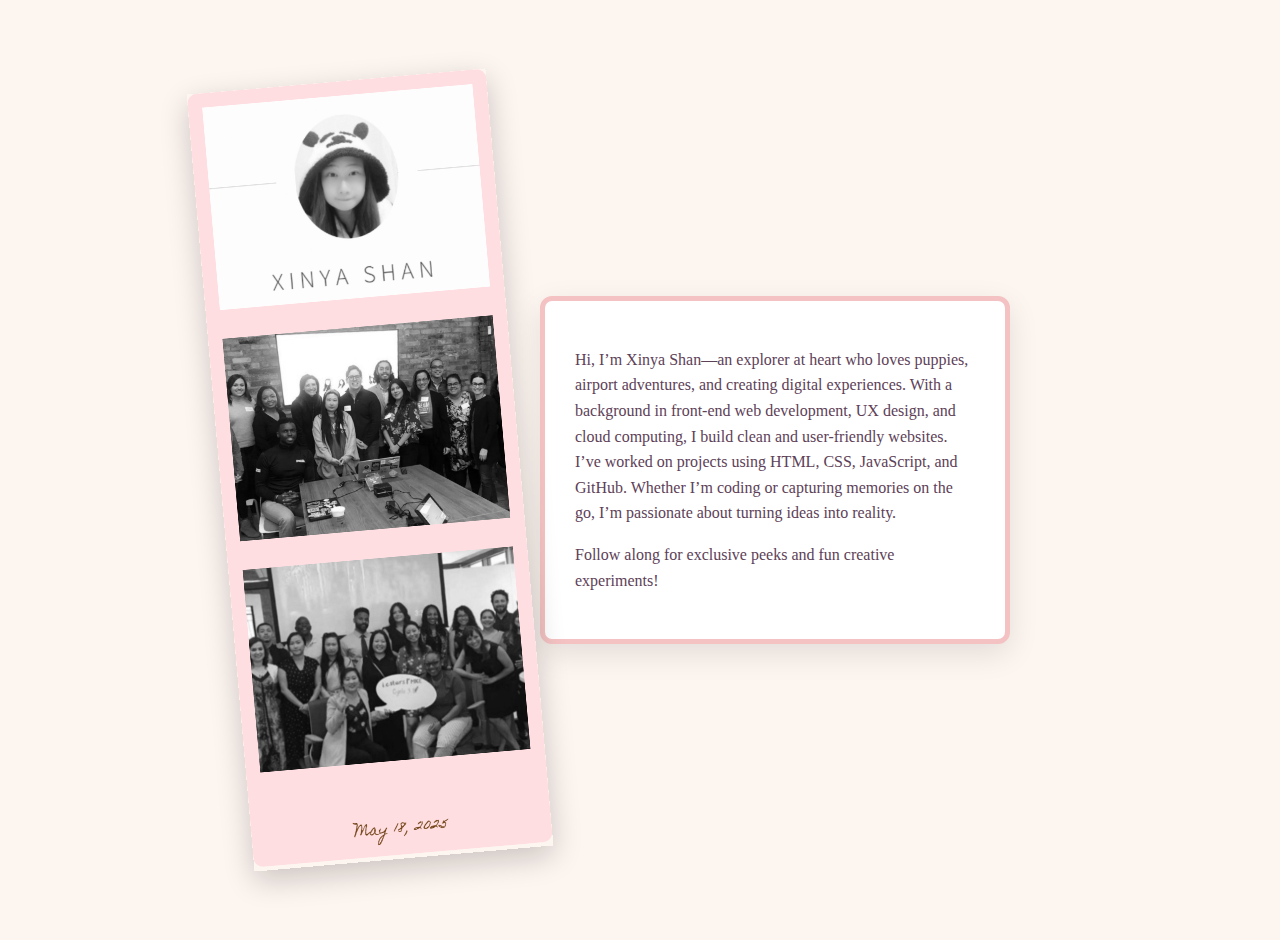
<file: PBPortfolio/index.html>
<!DOCTYPE html>
<html lang="en">
<head>
  <meta charset="UTF-8">
  <title>Xinya Shan’s Photobooth</title>
  <link rel="stylesheet" href="styling.css">
</head>
<body>
  <section class="photobooth-layout">
    <!-- Film Strip / Polaroid in Front -->
    <div class="photo-strip">
      <img src="Images/vintage-photostrip.png" alt="Polaroid Photo Strip">
    </div>

    <!-- Bio / Info Card -->
    <div class="info-card">
   
      <p>
        Hi, I’m Xinya Shan—an explorer at heart who loves puppies, airport adventures, and creating digital experiences.
         With a background in front-end web development, UX design, and cloud computing, I build clean and user-friendly websites.
          I’ve worked on projects using HTML, CSS, JavaScript, and GitHub. Whether I’m coding or capturing memories on the go, I’m passionate about turning ideas into reality.


      </p>
      <p>Follow along for exclusive peeks and fun creative experiments!

      </p>


    </div>
  </section>
</body>
</html>
</file>
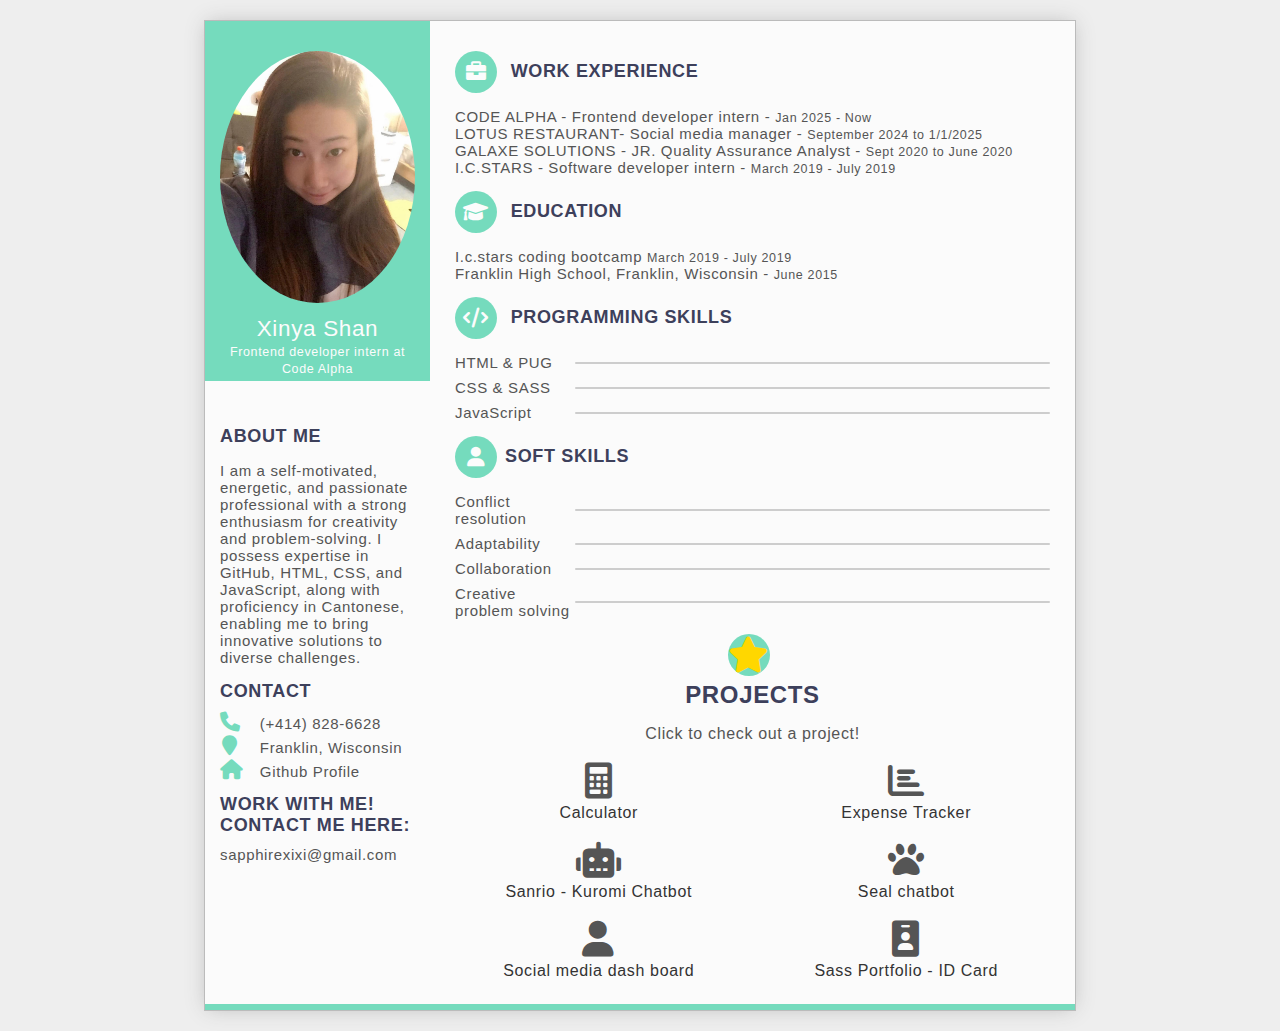
<file: PROJECTPORTFOLIO/home.html>
<!DOCTYPE html>
<html lang="en">
<head>
    <meta charset="UTF-8">
    <meta name="viewport" content="width=device-width, initial-scale=1.0">
    <title>Resume</title>
    <link rel="stylesheet" href="styles.css">
    <link rel="stylesheet" href="https://cdnjs.cloudflare.com/ajax/libs/font-awesome/6.0.0-beta3/css/all.min.css">
</head>
<body>
    <div class="resume">
        <div class="base">
            <div class="profile">
                <div class="photo">
                    <img src="Images/xinya.png" alt="Profile Photo">
                </div>
                <div class="info">
                    <h4 class="name">Xinya Shan</h4>
                    <small class="job">Frontend developer intern at Code Alpha </small>
                </div>
            </div>
            <div class="about">
                <h3>About me</h3>
                <p>I am a self-motivated, energetic, and passionate professional with a strong enthusiasm for creativity and problem-solving. I possess expertise in GitHub, HTML, CSS, and JavaScript,
                     along with proficiency in Cantonese, enabling me to bring innovative solutions to diverse challenges.
                    <br>
        
                </p>
            </div>
            <div class="contact">
                <h3>Contact</h3>               
                
                <div class="call"><i class="fa fa-phone"></i> <span>(+414) 828-6628</span></div>
                <div class="address"><i class="fa fa-map-marker"></i> <span>Franklin, Wisconsin</span></div>
                <div class="website">
                    <a href="https://github.com/xinyashan1" target="_blank">
                        <i class="fa fa-home"></i> <span>Github Profile</span>
                    </a>
                </div>
            </div>
            <div class="follow">
                <h3>Work with me! Contact me here:</h3>
                <div class="box">
                    <div class="envelope">
                         <span>sapphirexixi@gmail.com</span>
                    </div>
                </div>
            </div>
        </div>

        
        <div class="func">
            <div class="work">
                <h3><i class="fa fa-briefcase"></i> Work Experience</h3>
                <ul>
                    <li><span>CODE ALPHA - Frontend developer intern - </span><small>Jan 2025 - Now</small></li>
                    <li><span>LOTUS RESTAURANT- Social media manager - </span><small>September 2024 to 1/1/2025</small></li>
                    <li><span>GALAXE SOLUTIONS - JR. Quality Assurance Analyst - </span><small>Sept 2020 to June 2020 </small></li>
                    <li><span>I.C.STARS - Software developer intern - </span><small>March 2019 - July 2019</small></li>
                </ul>
            </div>
            <div class="edu">
                <h3><i class="fa fa-graduation-cap"></i> Education</h3>
                <ul>
                    <li><span>I.c.stars coding bootcamp </span><small>March 2019 - July 2019</small></li>
                    <li><span>Franklin High School, Franklin, Wisconsin - </span><small>June 2015</small></li>
                </ul>
            </div>
            <div class="skills-prog">
                <h3><i class="fa fa-code"></i> Programming Skills</h3>
                <ul>
                    <li data-percent="92"><span>HTML & PUG</span>
                        <div class="skills-bar"><div class="bar"></div></div>
                    </li>
                    <li data-percent="96"><span>CSS & SASS</span>
                        <div class="skills-bar"><div class="bar"></div></div>
                    </li>
                    <li data-percent="40"><span>JavaScript</span>
                        <div class="skills-bar"><div class="bar"></div></div>
                    </li>
                </ul>
                
                <div class="skills-softskills">
                    <h3><i class="fa fa-user"></i>Soft skills</h3>
                    <ul>
                        <li data-percent="92"><span>Conflict resolution</span>
                            <div class="skills-bar"><div class="bar"></div></div>
                        </li>
                        <li data-percent="96"><span>Adaptability</span>
                            <div class="skills-bar"><div class="bar"></div></div>
                        </li>
                        <li data-percent="40"><span>Collaboration</span>
                            <div class="skills-bar"><div class="bar"></div></div>
                        </li>
                        <li data-percent="40"><span>Creative problem solving</span>
                            <div class="skills-bar"><div class="bar"></div></div>
                        </li>
                    </ul>
                </div>
          
                <div class="projects">
                    <h3>
                        <i class="fa fa-star"></i>
                        <span>Projects</span>
                    </h3>
                    <p>Click to check out a project!</p>
                    <div class="projects-items">
                        <div class="project-html">
                            <a href=https://github.com/xinyashan1/CalculatorProject" target="_blank">
                                <i class="fa fa-calculator"></i>
                                <span>Calculator</span>
                            </a>
                        </div>
                        <div class="project-css">
                            <a href="https://github.com/xinyashan1/EXPENSETRACKER" target="_blank">
                                <i class="fa fa-chart-bar"></i>
                                <span>Expense Tracker</span>
                            </a>
                        </div>
                        <div class="project-js">
                            <a href="https://github.com/xinyashan1/kuromichatbot" target="_blank">
                                <i class="fa fa-robot"></i>
                                <span>Sanrio - Kuromi Chatbot</span>
                            </a>
                        </div>
                        <div class="project-design">
                            <a href="https://github.com/xinyashan1/sealchatbotproject.githubio.io" target="_blank">
                                <i class="fa fa-paw"></i>
                                <span>Seal chatbot</span>
                            </a>
                        </div>
                        <div class="project-sass">
                            <a href="https://xinyashan1.github.io/xinxinpanda.githubio.io/" target="_blank">
                                <i class="fa fa-user"></i>
                                <span>Social media dash board</span>
                            </a>
                        </div>

                        <div class="project-sass">
                            <a href="https://xinyashan1.github.io/xinxinpanda.githubio.io/" target="_blank">
                                <i class="fa fa-id-badge"></i>
                                <span>Sass Portfolio - ID Card</span>
                            </a>
                        </div>
                    </div>

                                

                            </a>
                        </div>
                    </div>
                </div>
                
                </div>
            </div>
            
            
                </div>
            </div>
        </div>
    </div>
</body>
</html>

</html>
</file>
<file: PBPortfolio/styling.css>
body {
    background-color: #fdf5f0; /* Light Beige */
    font-family: 'Georgia', serif;
    display: flex;
    justify-content: center;
    align-items: center;
    height: 100vh;
    margin: 0;
    padding: 20px;
  }
  
  .photobooth-layout {
    position: relative;
    display: flex;
    align-items: center;
    justify-content: flex-start;
    max-width: 1000px;
    margin: auto;
  }
  
  /* Foregrounded Polaroid / Photo Strip */
  .photo-strip {
    position: relative;
    z-index: 2;
    transform: translateX(-50px) rotate(-5deg);
    box-shadow: 0 10px 30px rgba(0, 0, 0, 0.2);
  }
  
  .photo-strip img {
    width: 300px;
    border-radius: 10px;
  }
  
  /* Bio Card pushed to the right, behind photo */
  .info-card {
    background-color: #fff;
    padding: 30px;
    border-radius: 12px;
    border: 5px solid #f4c2c2; /* Soft Pink Border */
    box-shadow: 0 10px 30px rgba(0, 0, 0, 0.1);
    max-width: 400px;
    color: #5d4157;
    line-height: 1.6;
    text-align: left;
    position: relative;
    z-index: 1;
    margin-left: -30px;
  }
  
  .info-card a {
    color: #b0806b;
    text-decoration: underline;
  }
  
  .info-card a:hover {
    color: #a05252;
  }
</file>
<file: PROJECTPORTFOLIO/styles.css>
:root {
    --color-main: #75dbbd;
    --color-sub: #3d405b;
    --color-func: #e07a5f;
    --color-reverse: #fcfcfc;
    --color-line: #cdcdcd;
    --base-bg: #eee;
    --base-border: #bbb;
    --base-preset: #555;
    --wrapper-w: 870px;
    --wrapper-base: 225px;
    --wrapper-func: calc(870px - 225px);
  }
  
  * {
    outline: none;
  }
  
  body, html {
    margin: 0;
    background: var(--base-bg);
    font-family: 'Ubuntu', '微軟正黑體', sans-serif;
    letter-spacing: 0.65px;
    font-size: 15px;
    color: var(--base-preset);
    cursor: default;
  }
  
  a {
    text-decoration: none;
    color: var(--base-preset);
    display: block;
    transition-duration: 0.3s;
  }
  
  ul {
    list-style-type: none;
    padding: 0;
  }
  
  h3 {
    color: var(--color-sub);
    margin: 10px 0;
    text-transform: uppercase;
    font-size: 18px;
  }
  
  .resume {
    width: var(--wrapper-w);
    background: #fbfbfb;
    margin: 20px auto;
    border: 1px solid var(--base-border);
    box-shadow: 0 0 20px -3px var(--base-border);
    position: relative;
    display: flex;
  }
  
  .resume::before {
    content: '';
    width: 100%;
    height: 6px;
    background: var(--color-main);
    position: absolute;
    bottom: 0;
    left: 0;
  }
  
  .base, .func {
    box-sizing: border-box;
    float: left;
  }
  
  .base {
    width: var(--wrapper-base);
    padding: 30px 15px;
    background: rgba(var(--base-bg), 0.6);
  }
  
  .base .profile {
    background: var(--color-main);
    padding: 30px 15px 5px 15px;
    margin: -30px -15px 45px -15px;
    position: relative;
  }
  
  .base .profile .photo img {
    width: 100%;
    border-radius: 50%;
  }
  
  .base .profile .info {
    text-align: center;
    color: var(--color-reverse);
  }
  
  .base .profile .info .name {
    margin-top: 10px;
    margin-bottom: 0;
    font-size: 1.5em;
    font-weight: normal;
  }
  
  .base .contact div {
    line-height: 24px;
  }
  
  .base .contact div i {
    color: var(--color-main);
    width: 20px;
    height: 20px;
    font-size: 20px;
    text-align: center;
    margin-right: 15px;
    transition-duration: 0.3s;
  }
  
  .base .contact div span {
    position: relative;
  }
  
  .func {
    width: var(--wrapper-func);
    padding: 30px 25px;
  }
  
  .func h3 {
    margin-top: 0;
    color: var(--color-sub);
  }
  
  .func h3 i {
    color: var(--color-reverse);
    background: var(--color-main);
    width: 42px;
    height: 42px;
    font-size: 20px;
    line-height: 42px;
    border-radius: 50%;
    text-align: center;
    vertical-align: middle;
    margin-right: 8px;
    transition-duration: 0.3s;
  }
  
  .skills-prog ul li {
    display: flex;
    align-items: center;
    margin-bottom: 8px;
  }
  
  .skills-prog ul li span {
    display: block;
    width: 120px;
  }
  
  .skills-prog ul li .skills-bar {
    background: var(--color-line);
    height: 2px;
    width: calc(100% - 120px);
    position: relative;
    border-radius: 2px;
  }
  
  .skills-prog ul li .skills-bar .bar {
    position: absolute;
    top: -1px;
    height: 4px;
    background: var(--color-main);
    border-radius: 5px;
  }
  
  /* Additional styling for interests */
  .interests-items {
    display: flex;
    justify-content: space-between;
    padding: 15px;
    border: 1px solid var(--color-line);
  }
  
  .interests-items div {
    width: 80px;
    height: 80px;
    display: inline-block;
    text-align: center;
  }
  
  .interests-items div i {
    font-size: 45px;
    color: var(--color-main);
    line-height: 80px;
  }

  
  .projects {
    text-align: center;
}

.projects h3 {
    display: flex;
    flex-direction: column;
    align-items: center;
    justify-content: center;
    font-size: 24px;
    margin-bottom: 10px;
}

.projects h3 i {
    font-size: 36px;
    margin-bottom: 5px;
    color: #FFD700; /* Optional: Gold color for the star icon */
}

.projects p {
    font-size: 16px;
    margin-bottom: 20px;
    color: #555;
}

.projects-items {
    display: grid;
    grid-template-columns: repeat(auto-fit, minmax(200px, 1fr));
    gap: 20px;
    justify-items: center;
}

.projects-items a {
    display: flex;
    flex-direction: column;
    align-items: center;
    text-decoration: none;
    font-size: 16px;
    color: #333;
    transition: transform 0.3s, color 0.3s;
}

.projects-items a:hover {
    color: #007BFF; /* Optional: Hover color */
    transform: scale(1.1);
}

.projects-items i {
    font-size: 36px;
    margin-bottom: 5px;
    color: #555; /* Icon color */
}
</file>
